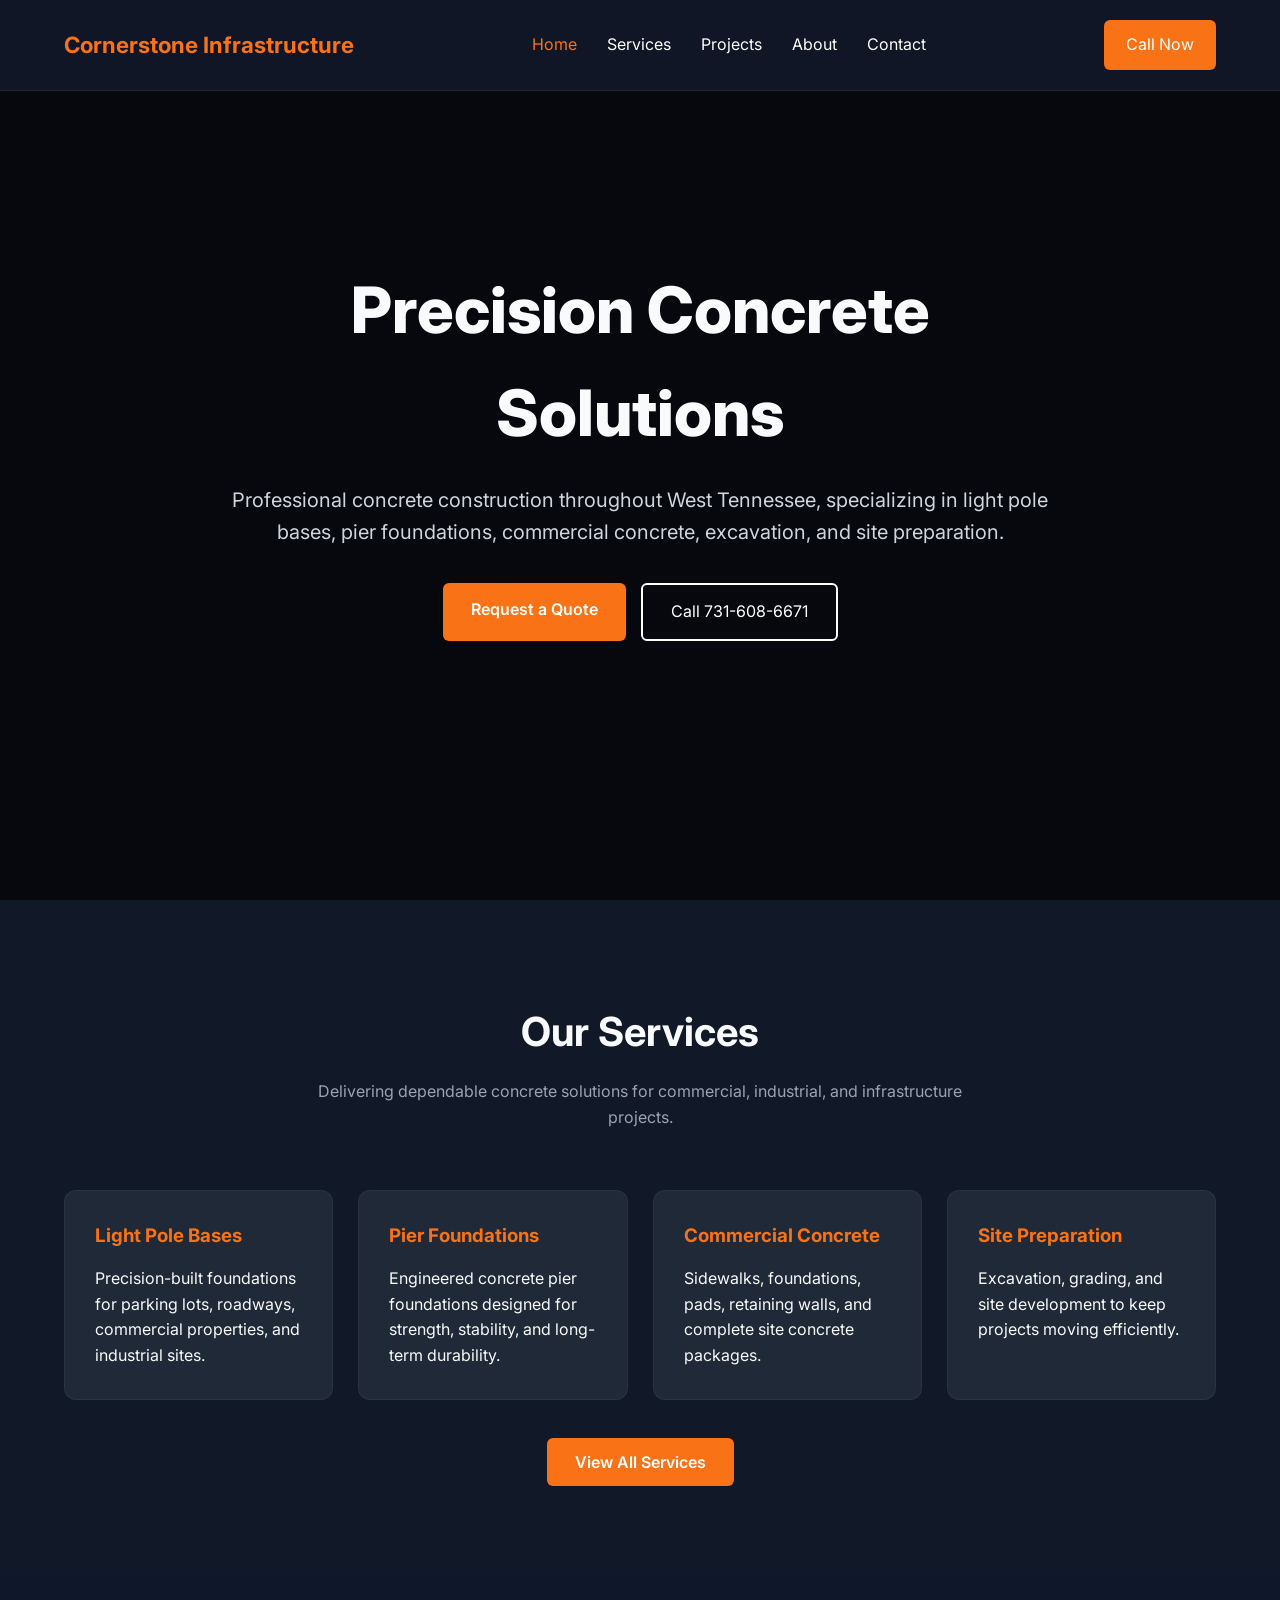
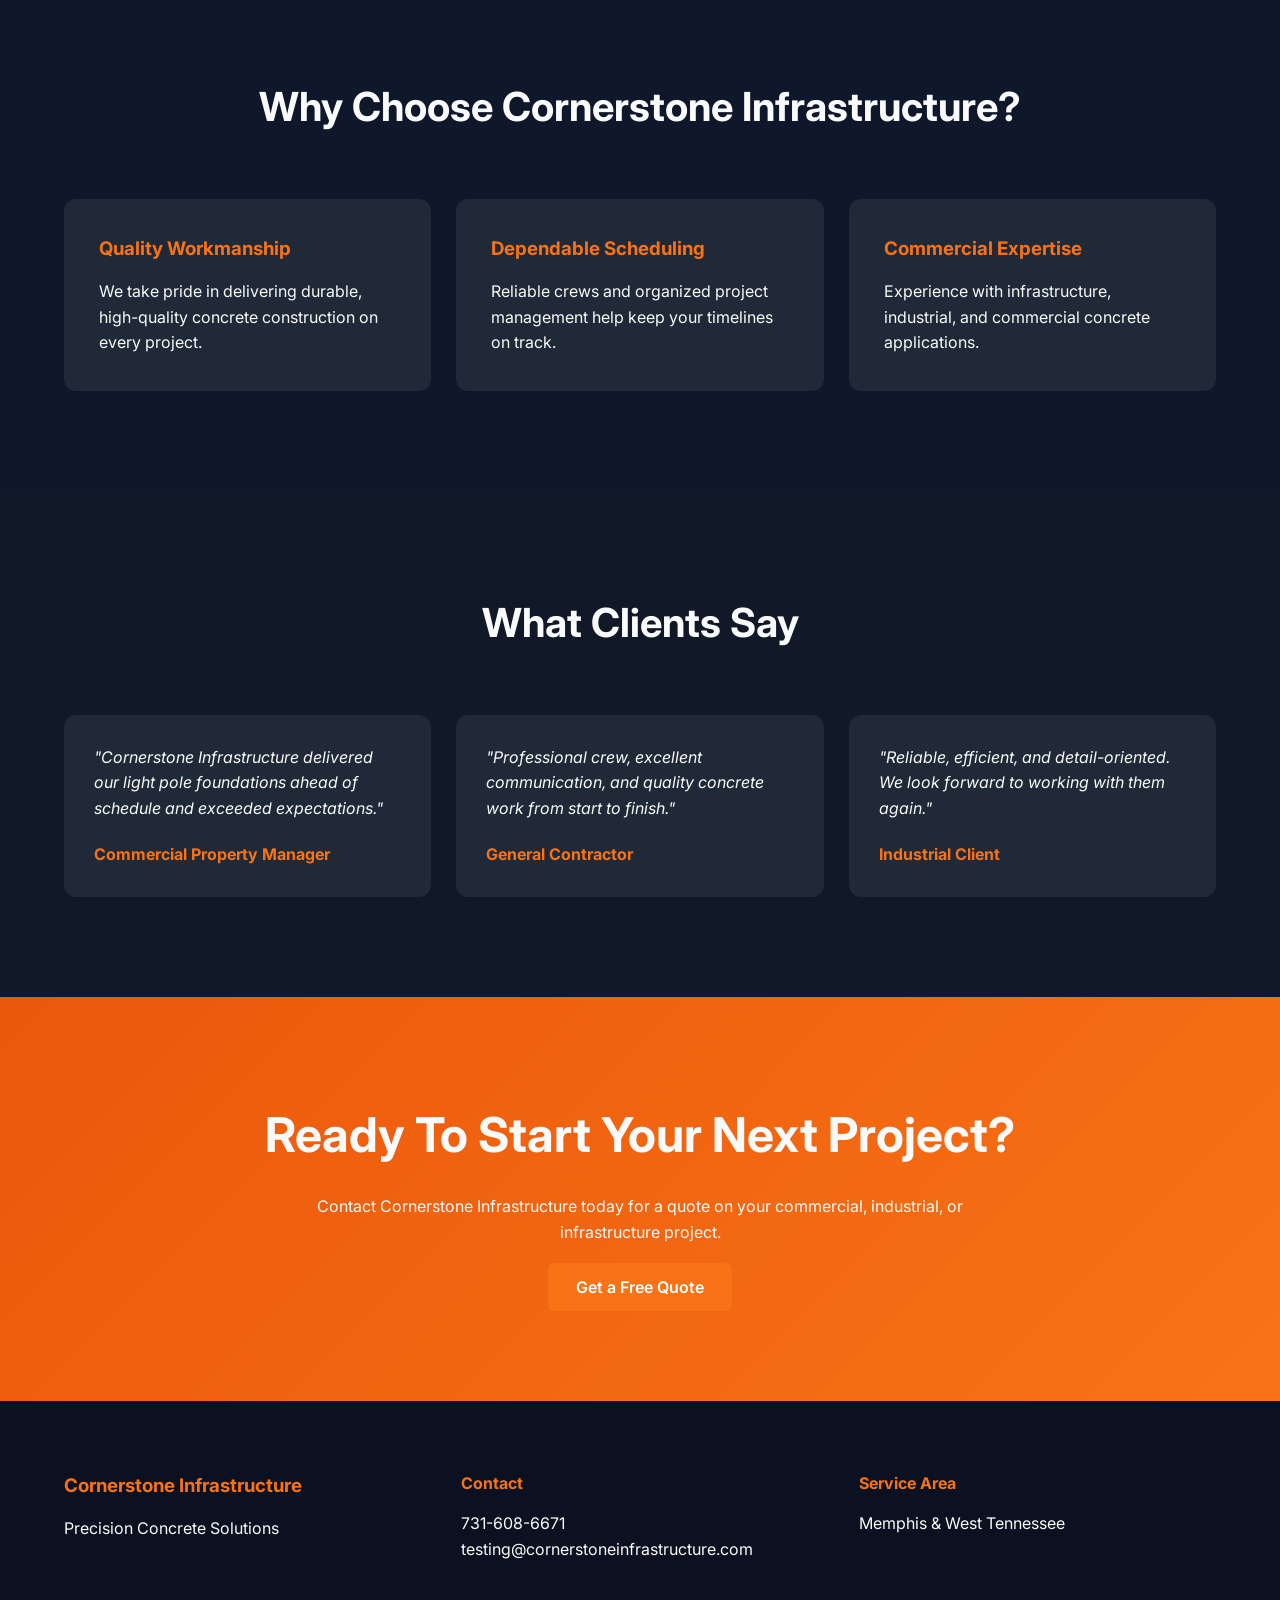
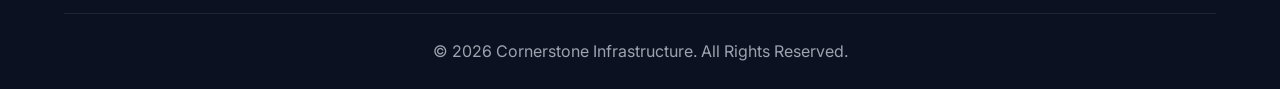
<file: index.html>
<!DOCTYPE html>
<html lang="en">
<head>
    <meta charset="UTF-8">
    <meta name="viewport" content="width=device-width, initial-scale=1.0">
    <title>Cornerstone Infrastructure | Precision Concrete Solutions</title>

    <meta name="description" content="Cornerstone Infrastructure provides professional concrete construction services throughout West Tennessee. Specializing in light pole bases, pier foundations, commercial concrete, excavation, and site preparation.">

    <link rel="stylesheet" href="css/style.css">

    <link rel="preconnect" href="https://fonts.googleapis.com">
    <link rel="preconnect" href="https://fonts.gstatic.com" crossorigin>
    <link href="https://fonts.googleapis.com/css2?family=Inter:wght@300;400;500;600;700;800;900&display=swap" rel="stylesheet">
</head>
<body>

    <!-- Header -->
    <header>
        <div class="container">
            <div class="logo">
                <h2>Cornerstone Infrastructure</h2>
            </div>

            <nav>
                <ul>
                    <li><a href="index.html" class="active">Home</a></li>
                    <li><a href="services.html">Services</a></li>
                    <li><a href="projects.html">Projects</a></li>
                    <li><a href="about.html">About</a></li>
                    <li><a href="contact.html">Contact</a></li>
                </ul>
            </nav>

            <a href="tel:7316086671" class="nav-button">
                Call Now
            </a>
        </div>
    </header>

    <!-- Hero Section -->
    <section class="hero">
        <div class="hero-overlay"></div>

        <div class="hero-content">
            <h1>Precision Concrete Solutions</h1>

            <p>
                Professional concrete construction throughout West Tennessee,
                specializing in light pole bases, pier foundations,
                commercial concrete, excavation, and site preparation.
            </p>

            <div class="hero-buttons">
                <a href="contact.html" class="btn-primary">
                    Request a Quote
                </a>

                <a href="tel:7316086671" class="btn-secondary">
                    Call 731-608-6671
                </a>
            </div>
        </div>
    </section>

    <!-- Services Preview -->
    <section class="services-preview">
        <div class="container">

            <div class="section-title">
                <h2>Our Services</h2>
                <p>
                    Delivering dependable concrete solutions for commercial,
                    industrial, and infrastructure projects.
                </p>
            </div>

            <div class="service-grid">

                <div class="service-card">
                    <h3>Light Pole Bases</h3>
                    <p>
                        Precision-built foundations for parking lots,
                        roadways, commercial properties, and industrial sites.
                    </p>
                </div>

                <div class="service-card">
                    <h3>Pier Foundations</h3>
                    <p>
                        Engineered concrete pier foundations designed
                        for strength, stability, and long-term durability.
                    </p>
                </div>

                <div class="service-card">
                    <h3>Commercial Concrete</h3>
                    <p>
                        Sidewalks, foundations, pads, retaining walls,
                        and complete site concrete packages.
                    </p>
                </div>

                <div class="service-card">
                    <h3>Site Preparation</h3>
                    <p>
                        Excavation, grading, and site development
                        to keep projects moving efficiently.
                    </p>
                </div>

            </div>

            <div class="center-button">
                <a href="services.html" class="btn-primary">
                    View All Services
                </a>
            </div>

        </div>
    </section>

    <!-- Why Choose Us -->
    <section class="why-us">

        <div class="container">

            <div class="section-title">
                <h2>Why Choose Cornerstone Infrastructure?</h2>
            </div>

            <div class="features">

                <div class="feature">
                    <h3>Quality Workmanship</h3>
                    <p>
                        We take pride in delivering durable,
                        high-quality concrete construction on every project.
                    </p>
                </div>

                <div class="feature">
                    <h3>Dependable Scheduling</h3>
                    <p>
                        Reliable crews and organized project management
                        help keep your timelines on track.
                    </p>
                </div>

                <div class="feature">
                    <h3>Commercial Expertise</h3>
                    <p>
                        Experience with infrastructure, industrial,
                        and commercial concrete applications.
                    </p>
                </div>

            </div>

        </div>

    </section>

    <!-- Testimonials -->
    <section class="testimonials">

        <div class="container">

            <div class="section-title">
                <h2>What Clients Say</h2>
            </div>

            <div class="testimonial-grid">

                <div class="testimonial">
                    <p>
                        "Cornerstone Infrastructure delivered our light pole
                        foundations ahead of schedule and exceeded expectations."
                    </p>
                    <h4>Commercial Property Manager</h4>
                </div>

                <div class="testimonial">
                    <p>
                        "Professional crew, excellent communication, and
                        quality concrete work from start to finish."
                    </p>
                    <h4>General Contractor</h4>
                </div>

                <div class="testimonial">
                    <p>
                        "Reliable, efficient, and detail-oriented.
                        We look forward to working with them again."
                    </p>
                    <h4>Industrial Client</h4>
                </div>

            </div>

        </div>

    </section>

    <!-- CTA -->
    <section class="cta">

        <div class="container">

            <h2>Ready To Start Your Next Project?</h2>

            <p>
                Contact Cornerstone Infrastructure today for a quote
                on your commercial, industrial, or infrastructure project.
            </p>

            <a href="contact.html" class="btn-primary">
                Get a Free Quote
            </a>

        </div>

    </section>

    <!-- Footer -->
    <footer>

        <div class="container">

            <div class="footer-content">

                <div>
                    <h3>Cornerstone Infrastructure</h3>
                    <p>Precision Concrete Solutions</p>
                </div>

                <div>
                    <h4>Contact</h4>
                    <p>731-608-6671</p>
                    <p>testing@cornerstoneinfrastructure.com</p>
                </div>

                <div>
                    <h4>Service Area</h4>
                    <p>Memphis & West Tennessee</p>
                </div>

            </div>

            <div class="footer-bottom">
                <p>
                    © 2026 Cornerstone Infrastructure. All Rights Reserved.
                </p>
            </div>

        </div>

    </footer>

    <script src="js/main.js"></script>
    
</body>
</html>
</file>
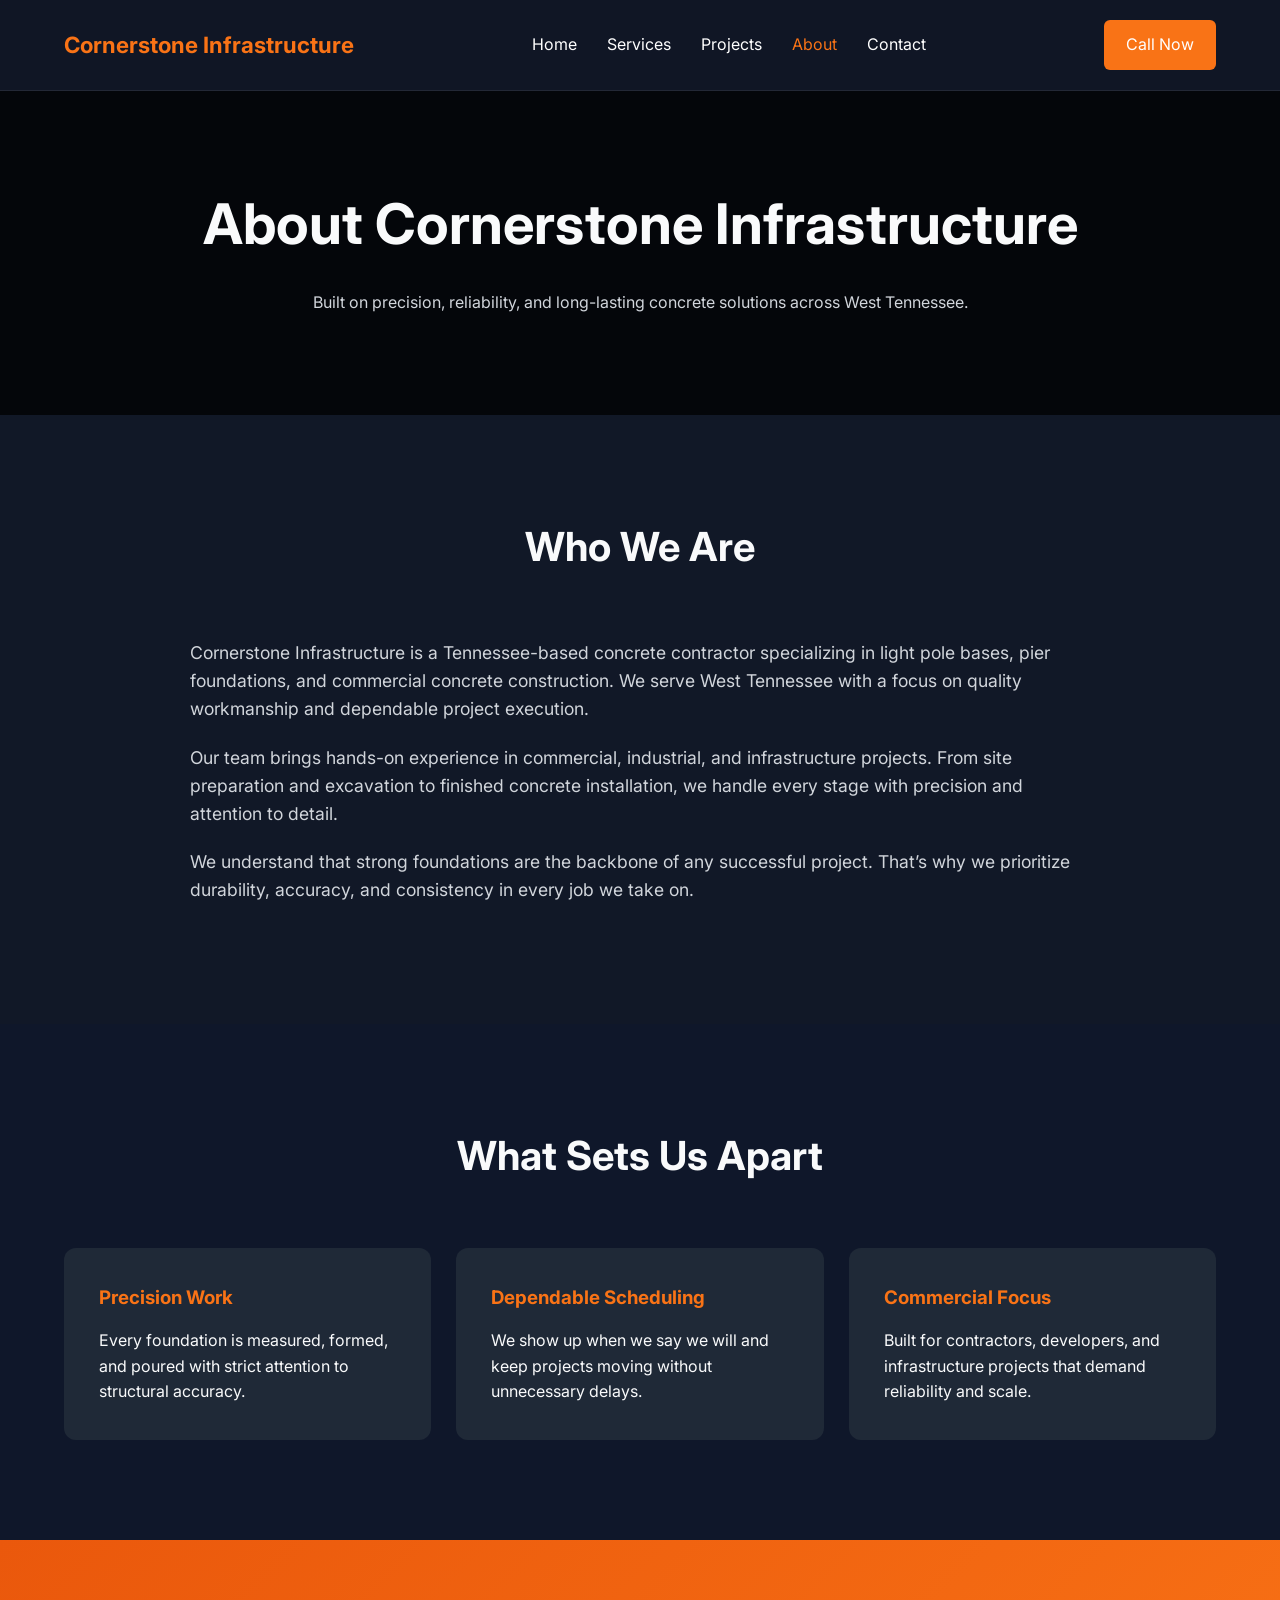
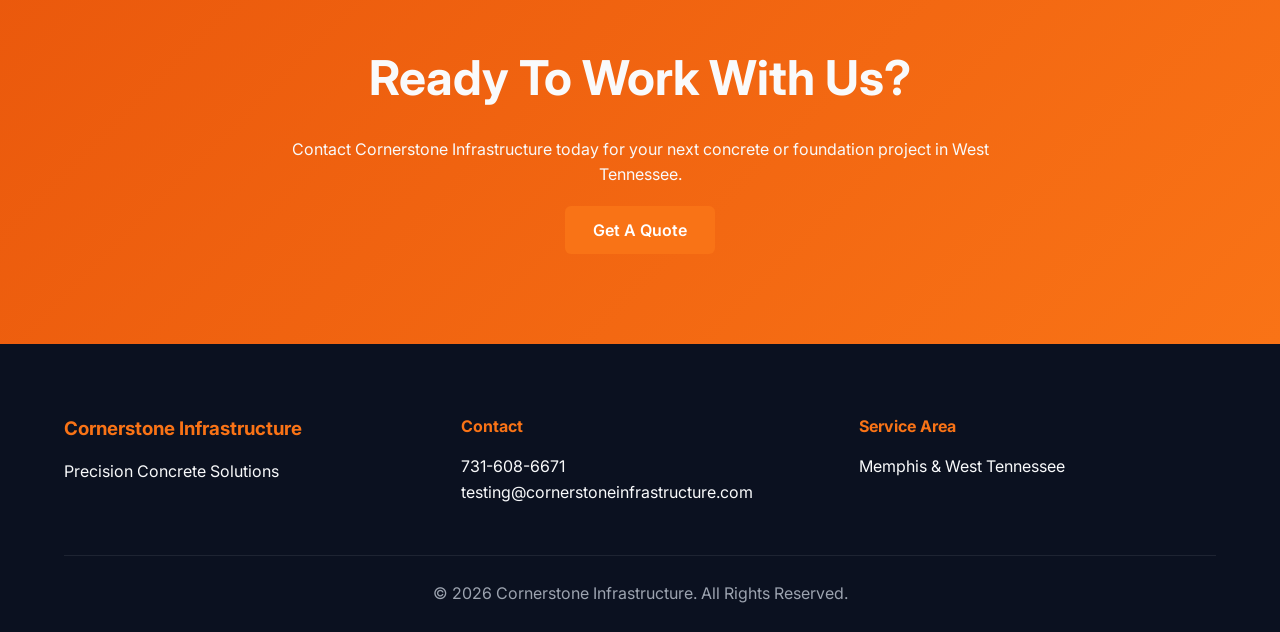
<file: about.html>
<!DOCTYPE html>
<html lang="en">
<head>
    <meta charset="UTF-8">
    <meta name="viewport" content="width=device-width, initial-scale=1.0">
    <title>About Us | Cornerstone Infrastructure</title>

    <meta name="description" content="Learn more about Cornerstone Infrastructure, a West Tennessee concrete contractor specializing in foundations, light pole bases, and commercial concrete work.">

    <link rel="stylesheet" href="css/style.css">

    <link rel="preconnect" href="https://fonts.googleapis.com">
    <link rel="preconnect" href="https://fonts.gstatic.com" crossorigin>
    <link href="https://fonts.googleapis.com/css2?family=Inter:wght@300;400;500;600;700;800;900&display=swap" rel="stylesheet">
</head>
<body>

<header>
    <div class="container">
        <div class="logo">
            <h2>Cornerstone Infrastructure</h2>
        </div>

        <nav>
            <ul>
                <li><a href="index.html">Home</a></li>
                <li><a href="services.html">Services</a></li>
                <li><a href="projects.html">Projects</a></li>
                <li><a href="about.html" class="active">About</a></li>
                <li><a href="contact.html">Contact</a></li>
            </ul>
        </nav>

        <a href="tel:7316086671" class="nav-button">
            Call Now
        </a>
    </div>
</header>

<section class="page-hero">
    <div class="container">
        <h1>About Cornerstone Infrastructure</h1>
        <p>
            Built on precision, reliability, and long-lasting concrete solutions
            across West Tennessee.
        </p>
    </div>
</section>

<section>
    <div class="container">

        <div class="section-title">
            <h2>Who We Are</h2>
        </div>

        <div style="max-width: 900px; margin: auto; color: #d1d5db; font-size: 1.1rem;">

            <p style="margin-bottom: 20px;">
                Cornerstone Infrastructure is a Tennessee-based concrete contractor
                specializing in light pole bases, pier foundations, and commercial
                concrete construction. We serve West Tennessee with a focus on
                quality workmanship and dependable project execution.
            </p>

            <p style="margin-bottom: 20px;">
                Our team brings hands-on experience in commercial, industrial,
                and infrastructure projects. From site preparation and excavation
                to finished concrete installation, we handle every stage with
                precision and attention to detail.
            </p>

            <p style="margin-bottom: 20px;">
                We understand that strong foundations are the backbone of any
                successful project. That’s why we prioritize durability, accuracy,
                and consistency in every job we take on.
            </p>

        </div>

    </div>
</section>

<section class="why-us">

    <div class="container">

        <div class="section-title">
            <h2>What Sets Us Apart</h2>
        </div>

        <div class="features">

            <div class="feature">
                <h3>Precision Work</h3>
                <p>
                    Every foundation is measured, formed, and poured with strict
                    attention to structural accuracy.
                </p>
            </div>

            <div class="feature">
                <h3>Dependable Scheduling</h3>
                <p>
                    We show up when we say we will and keep projects moving
                    without unnecessary delays.
                </p>
            </div>

            <div class="feature">
                <h3>Commercial Focus</h3>
                <p>
                    Built for contractors, developers, and infrastructure projects
                    that demand reliability and scale.
                </p>
            </div>

        </div>

    </div>

</section>

<section class="cta">

    <div class="container">

        <h2>Ready To Work With Us?</h2>

        <p>
            Contact Cornerstone Infrastructure today for your next
            concrete or foundation project in West Tennessee.
        </p>

        <a href="contact.html" class="btn-primary">
            Get A Quote
        </a>

    </div>

</section>

<footer>

    <div class="container">

        <div class="footer-content">

            <div>
                <h3>Cornerstone Infrastructure</h3>
                <p>Precision Concrete Solutions</p>
            </div>

            <div>
                <h4>Contact</h4>
                <p>731-608-6671</p>
                <p>testing@cornerstoneinfrastructure.com</p>
            </div>

            <div>
                <h4>Service Area</h4>
                <p>Memphis & West Tennessee</p>
            </div>

        </div>

        <div class="footer-bottom">
            <p>© 2026 Cornerstone Infrastructure. All Rights Reserved.</p>
        </div>

    </div>

</footer>
<script src="js/main.js"></script>
</body>
</html>
</file>
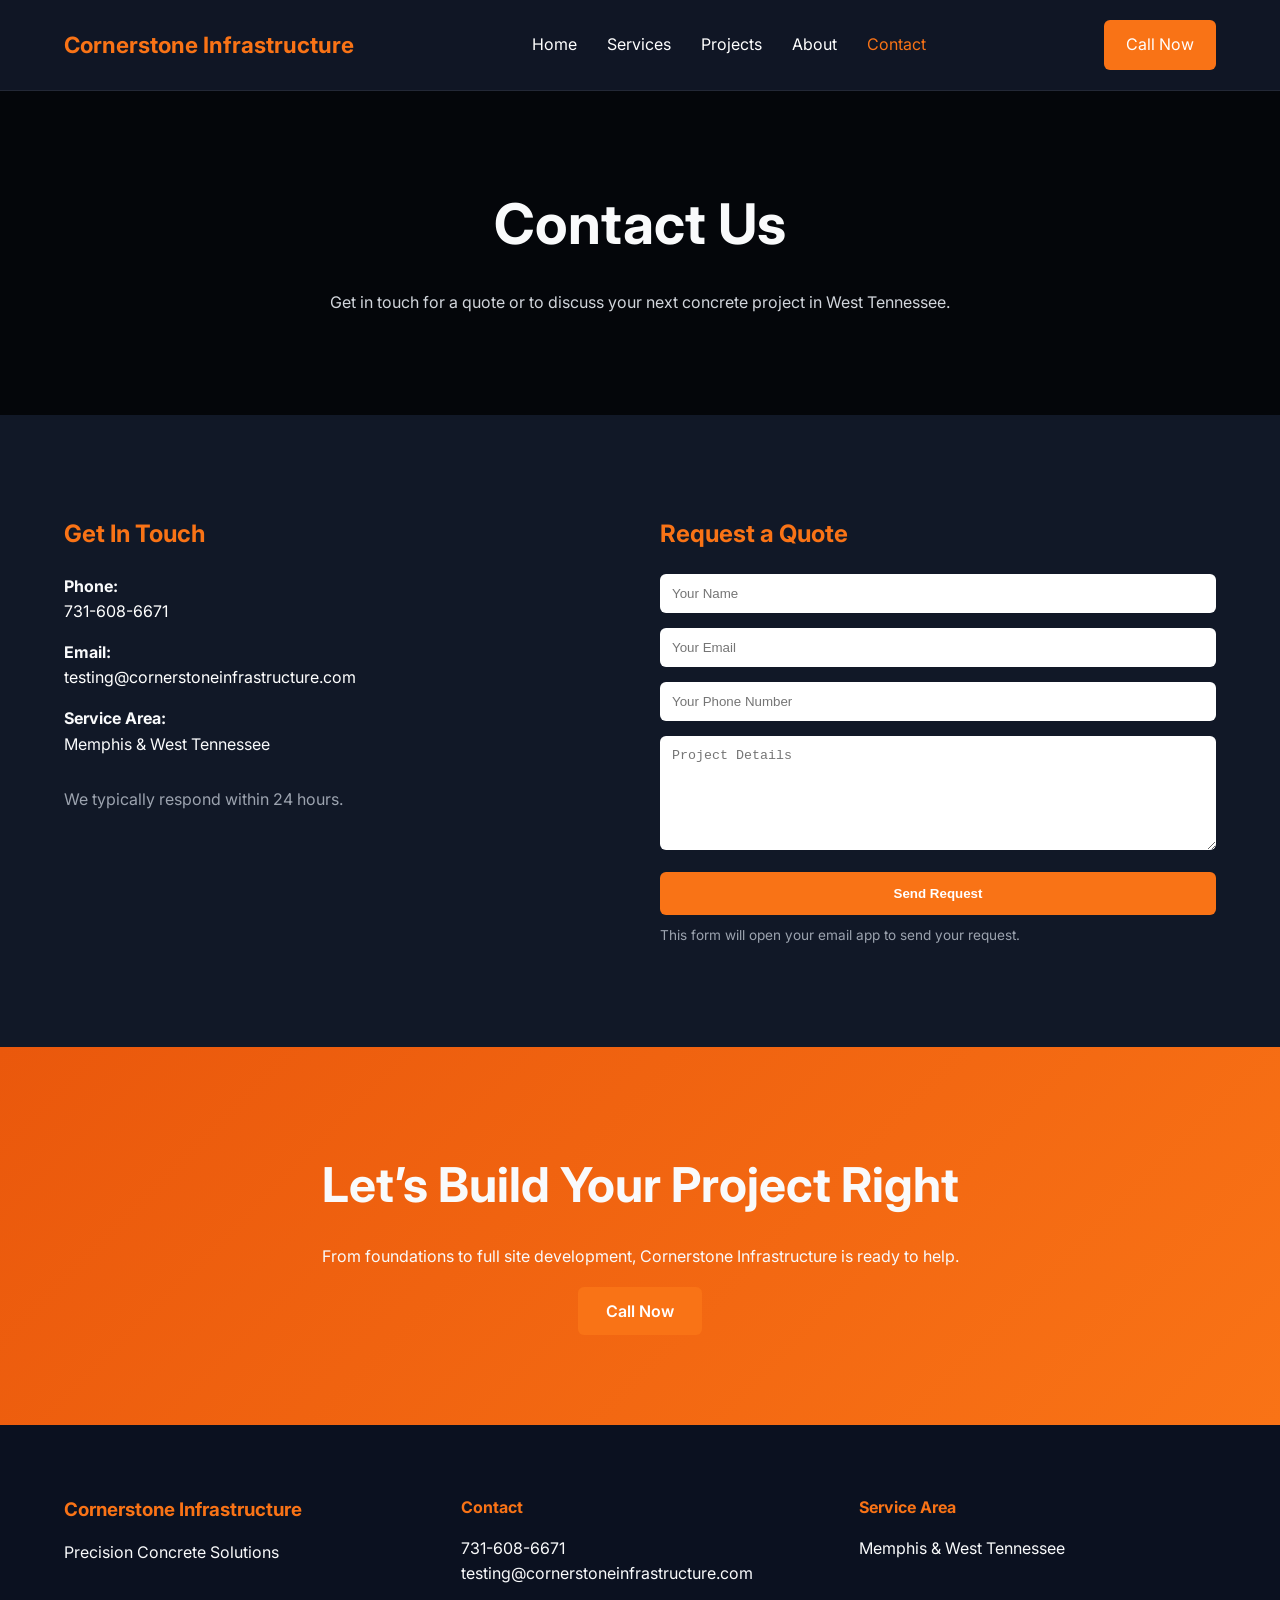
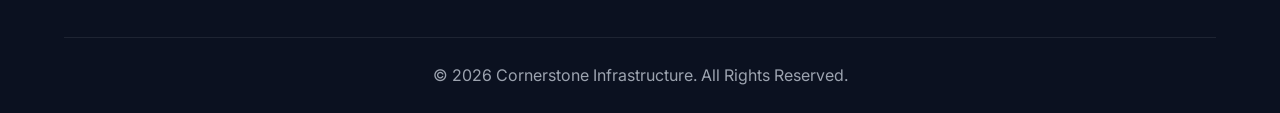
<file: contact.html>
<!DOCTYPE html>
<html lang="en">
<head>
    <meta charset="UTF-8">
    <meta name="viewport" content="width=device-width, initial-scale=1.0">
    <title>Contact | Cornerstone Infrastructure</title>

    <meta name="description" content="Contact Cornerstone Infrastructure for concrete services in West Tennessee. Request a quote for foundations, light pole bases, excavation, and commercial concrete work.">

    <link rel="stylesheet" href="css/style.css">

    <link rel="preconnect" href="https://fonts.googleapis.com">
    <link rel="preconnect" href="https://fonts.gstatic.com" crossorigin>
    <link href="https://fonts.googleapis.com/css2?family=Inter:wght@300;400;500;600;700;800;900&display=swap" rel="stylesheet">
</head>
<body>

<header>
    <div class="container">
        <div class="logo">
            <h2>Cornerstone Infrastructure</h2>
        </div>

        <nav>
            <ul>
                <li><a href="index.html">Home</a></li>
                <li><a href="services.html">Services</a></li>
                <li><a href="projects.html">Projects</a></li>
                <li><a href="about.html">About</a></li>
                <li><a href="contact.html" class="active">Contact</a></li>
            </ul>
        </nav>

        <a href="tel:7316086671" class="nav-button">
            Call Now
        </a>
    </div>
</header>

<section class="page-hero">
    <div class="container">
        <h1>Contact Us</h1>
        <p>
            Get in touch for a quote or to discuss your next concrete project
            in West Tennessee.
        </p>
    </div>
</section>

<section>
    <div class="container">

        <div class="contact-grid" style="display:grid; grid-template-columns: 1fr 1fr; gap:40px; align-items:start;">

            <!-- Contact Info -->
            <div>
                <h2 style="margin-bottom:20px; color:#f97316;">Get In Touch</h2>

                <p style="margin-bottom:15px;">
                    <strong>Phone:</strong><br>
                    <a href="tel:7316086671" style="color:#fff;">731-608-6671</a>
                </p>

                <p style="margin-bottom:15px;">
                    <strong>Email:</strong><br>
                    <a href="mailto:testing@cornerstoneinfrastructure.com" style="color:#fff;">
                        testing@cornerstoneinfrastructure.com
                    </a>
                </p>

                <p style="margin-bottom:15px;">
                    <strong>Service Area:</strong><br>
                    Memphis & West Tennessee
                </p>

                <p style="margin-top:30px; color:#9ca3af;">
                    We typically respond within 24 hours.
                </p>
            </div>

            <!-- Contact Form -->
            <div>
                <h2 style="margin-bottom:20px; color:#f97316;">Request a Quote</h2>

                <form action="mailto:testing@cornerstoneinfrastructure.com"
                      method="POST"
                      enctype="text/plain">

                    <input type="text" name="name" placeholder="Your Name"
                           style="width:100%; padding:12px; margin-bottom:15px; border-radius:6px; border:none;">

                    <input type="email" name="email" placeholder="Your Email"
                           style="width:100%; padding:12px; margin-bottom:15px; border-radius:6px; border:none;">

                    <input type="text" name="phone" placeholder="Your Phone Number"
                           style="width:100%; padding:12px; margin-bottom:15px; border-radius:6px; border:none;">

                    <textarea name="message" placeholder="Project Details"
                              rows="6"
                              style="width:100%; padding:12px; margin-bottom:15px; border-radius:6px; border:none;"></textarea>

                    <button type="submit" class="btn-primary" style="width:100%; border:none; cursor:pointer;">
                        Send Request
                    </button>

                </form>

                <p style="font-size:0.85rem; color:#9ca3af; margin-top:10px;">
                    This form will open your email app to send your request.
                </p>
            </div>

        </div>

    </div>
</section>

<section class="cta">

    <div class="container">

        <h2>Let’s Build Your Project Right</h2>

        <p>
            From foundations to full site development,
            Cornerstone Infrastructure is ready to help.
        </p>

        <a href="tel:7316086671" class="btn-primary">
            Call Now
        </a>

    </div>

</section>

<footer>

    <div class="container">

        <div class="footer-content">

            <div>
                <h3>Cornerstone Infrastructure</h3>
                <p>Precision Concrete Solutions</p>
            </div>

            <div>
                <h4>Contact</h4>
                <p>731-608-6671</p>
                <p>testing@cornerstoneinfrastructure.com</p>
            </div>

            <div>
                <h4>Service Area</h4>
                <p>Memphis & West Tennessee</p>
            </div>

        </div>

        <div class="footer-bottom">
            <p>© 2026 Cornerstone Infrastructure. All Rights Reserved.</p>
        </div>

    </div>

</footer>
<script src="js/main.js"></script>
</body>
</html>
</file>
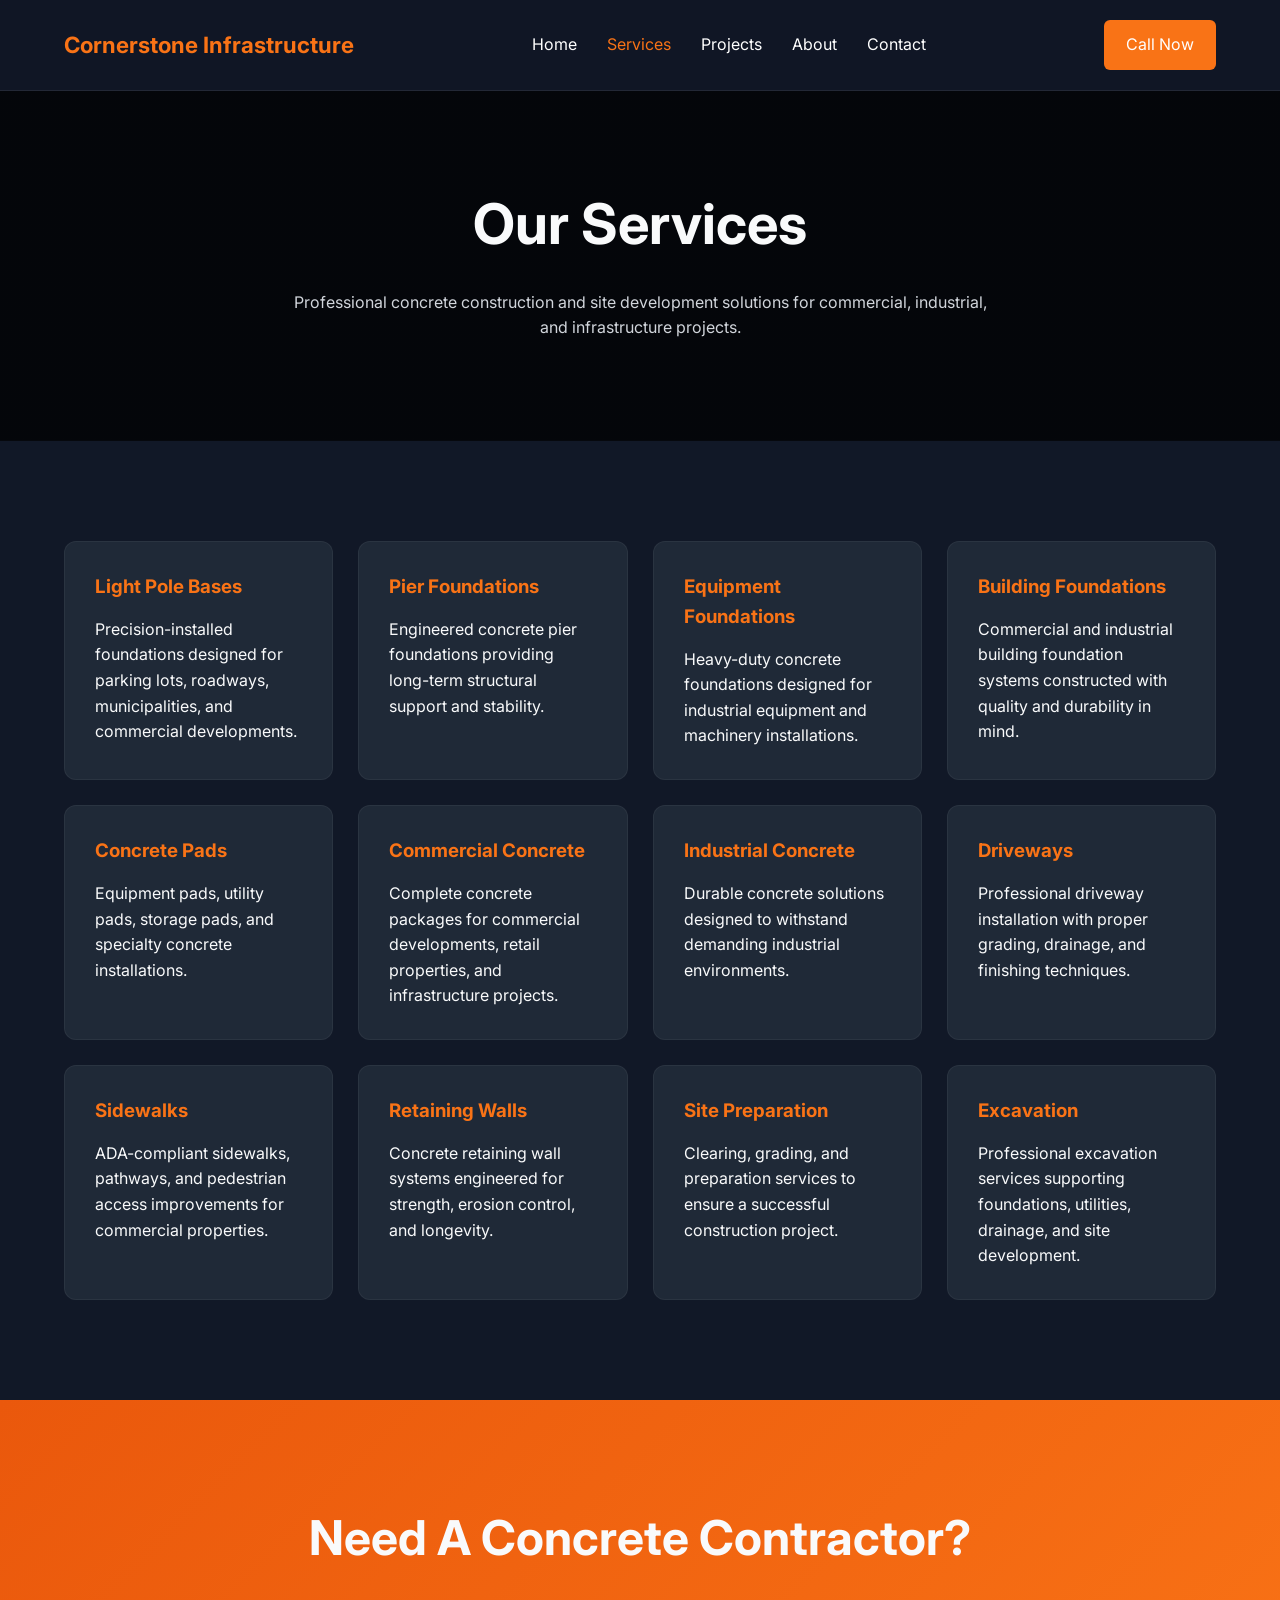
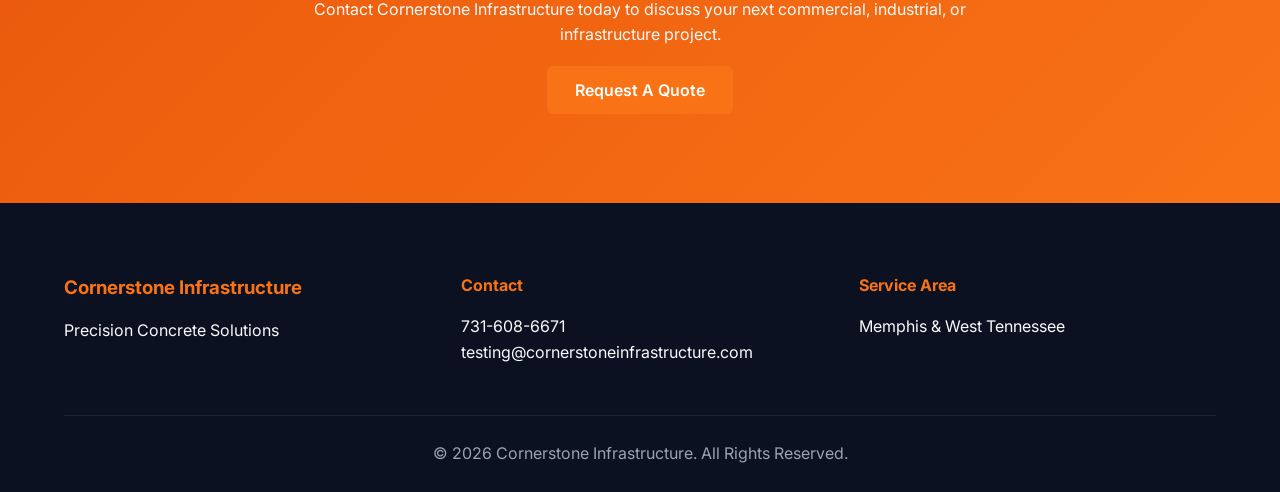
<file: services.html>
<!DOCTYPE html>
<html lang="en">
<head>
    <meta charset="UTF-8">
    <meta name="viewport" content="width=device-width, initial-scale=1.0">
    <title>Services | Cornerstone Infrastructure</title>

    <meta name="description" content="Concrete construction services throughout West Tennessee including light pole bases, pier foundations, commercial concrete, excavation, and site preparation.">

    <link rel="stylesheet" href="css/style.css">

    <link rel="preconnect" href="https://fonts.googleapis.com">
    <link rel="preconnect" href="https://fonts.gstatic.com" crossorigin>
    <link href="https://fonts.googleapis.com/css2?family=Inter:wght@300;400;500;600;700;800;900&display=swap" rel="stylesheet">
</head>
<body>

<header>
    <div class="container">
        <div class="logo">
            <h2>Cornerstone Infrastructure</h2>
        </div>

        <nav>
            <ul>
                <li><a href="index.html">Home</a></li>
                <li><a href="services.html" class="active">Services</a></li>
                <li><a href="projects.html">Projects</a></li>
                <li><a href="about.html">About</a></li>
                <li><a href="contact.html">Contact</a></li>
            </ul>
        </nav>

        <a href="tel:7316086671" class="nav-button">
            Call Now
        </a>
    </div>
</header>

<section class="page-hero">
    <div class="container">
        <h1>Our Services</h1>

        <p>
            Professional concrete construction and site development
            solutions for commercial, industrial, and infrastructure projects.
        </p>
    </div>
</section>

<section>
    <div class="container">

        <div class="service-grid">

            <div class="service-card">
                <h3>Light Pole Bases</h3>
                <p>
                    Precision-installed foundations designed for parking lots,
                    roadways, municipalities, and commercial developments.
                </p>
            </div>

            <div class="service-card">
                <h3>Pier Foundations</h3>
                <p>
                    Engineered concrete pier foundations providing long-term
                    structural support and stability.
                </p>
            </div>

            <div class="service-card">
                <h3>Equipment Foundations</h3>
                <p>
                    Heavy-duty concrete foundations designed for industrial
                    equipment and machinery installations.
                </p>
            </div>

            <div class="service-card">
                <h3>Building Foundations</h3>
                <p>
                    Commercial and industrial building foundation systems
                    constructed with quality and durability in mind.
                </p>
            </div>

            <div class="service-card">
                <h3>Concrete Pads</h3>
                <p>
                    Equipment pads, utility pads, storage pads,
                    and specialty concrete installations.
                </p>
            </div>

            <div class="service-card">
                <h3>Commercial Concrete</h3>
                <p>
                    Complete concrete packages for commercial developments,
                    retail properties, and infrastructure projects.
                </p>
            </div>

            <div class="service-card">
                <h3>Industrial Concrete</h3>
                <p>
                    Durable concrete solutions designed to withstand
                    demanding industrial environments.
                </p>
            </div>

            <div class="service-card">
                <h3>Driveways</h3>
                <p>
                    Professional driveway installation with proper grading,
                    drainage, and finishing techniques.
                </p>
            </div>

            <div class="service-card">
                <h3>Sidewalks</h3>
                <p>
                    ADA-compliant sidewalks, pathways, and pedestrian access
                    improvements for commercial properties.
                </p>
            </div>

            <div class="service-card">
                <h3>Retaining Walls</h3>
                <p>
                    Concrete retaining wall systems engineered for strength,
                    erosion control, and longevity.
                </p>
            </div>

            <div class="service-card">
                <h3>Site Preparation</h3>
                <p>
                    Clearing, grading, and preparation services to ensure
                    a successful construction project.
                </p>
            </div>

            <div class="service-card">
                <h3>Excavation</h3>
                <p>
                    Professional excavation services supporting foundations,
                    utilities, drainage, and site development.
                </p>
            </div>

        </div>

    </div>
</section>

<section class="cta">
    <div class="container">

        <h2>Need A Concrete Contractor?</h2>

        <p>
            Contact Cornerstone Infrastructure today to discuss your next
            commercial, industrial, or infrastructure project.
        </p>

        <a href="contact.html" class="btn-primary">
            Request A Quote
        </a>

    </div>
</section>

<footer>

    <div class="container">

        <div class="footer-content">

            <div>
                <h3>Cornerstone Infrastructure</h3>
                <p>Precision Concrete Solutions</p>
            </div>

            <div>
                <h4>Contact</h4>
                <p>731-608-6671</p>
                <p>testing@cornerstoneinfrastructure.com</p>
            </div>

            <div>
                <h4>Service Area</h4>
                <p>Memphis & West Tennessee</p>
            </div>

        </div>

        <div class="footer-bottom">
            <p>
                © 2026 Cornerstone Infrastructure. All Rights Reserved.
            </p>
        </div>

    </div>

</footer>
<script src="js/main.js"></script>
</body>
</html>
</file>
<file: css/style.css>
/* ==========================
   GLOBAL STYLES
========================== */

* {
    margin: 0;
    padding: 0;
    box-sizing: border-box;
}

html {
    scroll-behavior: smooth;
}

body {
    font-family: 'Inter', sans-serif;
    background-color: #111827;
    color: #f9fafb;
    line-height: 1.6;
}

.container {
    width: 90%;
    max-width: 1200px;
    margin: auto;
}

a {
    text-decoration: none;
}

ul {
    list-style: none;
}

/* ==========================
   HEADER
========================== */

header {
    position: fixed;
    width: 100%;
    top: 0;
    z-index: 1000;

    background: rgba(17, 24, 39, 0.95);
    backdrop-filter: blur(8px);

    border-bottom: 1px solid rgba(255,255,255,.08);
}

header .container {
    display: flex;
    justify-content: space-between;
    align-items: center;

    padding: 20px 0;
}

.logo h2 {
    color: #f97316;
    font-size: 1.4rem;
}

nav ul {
    display: flex;
    gap: 30px;
}

nav a {
    color: white;
    transition: .3s;
}

nav a:hover,
nav a.active {
    color: #f97316;
}

.nav-button {
    background: #f97316;
    color: white;
    padding: 12px 22px;
    border-radius: 6px;
    transition: .3s;
}

.nav-button:hover {
    background: #ea580c;
}

/* ==========================
   HERO
========================== */

.hero {
    min-height: 100vh;

    background:
    linear-gradient(
        rgba(0,0,0,.65),
        rgba(0,0,0,.65)
    ),
    url("https://images.unsplash.com/photo-1504307651254-35680f356dfd?auto=format&fit=crop&w=1600&q=80");

    background-size: cover;
    background-position: center;

    display: flex;
    justify-content: center;
    align-items: center;

    text-align: center;
    padding: 120px 20px;
}

.hero-content {
    max-width: 850px;
}

.hero h1 {
    font-size: 4rem;
    margin-bottom: 20px;
    font-weight: 800;
}

.hero p {
    font-size: 1.25rem;
    color: #d1d5db;
    margin-bottom: 35px;
}

.hero-buttons {
    display: flex;
    gap: 15px;
    justify-content: center;
    flex-wrap: wrap;
}

/* ==========================
   BUTTONS
========================== */

.btn-primary {
    background: #f97316;
    color: white;

    padding: 14px 28px;
    border-radius: 6px;
    font-weight: 600;

    transition: .3s;
}

.btn-primary:hover {
    background: #ea580c;
}

.btn-secondary {
    border: 2px solid white;
    color: white;

    padding: 14px 28px;
    border-radius: 6px;

    transition: .3s;
}

.btn-secondary:hover {
    background: white;
    color: #111827;
}

/* ==========================
   SECTIONS
========================== */

section {
    padding: 100px 0;
}

.section-title {
    text-align: center;
    margin-bottom: 60px;
}

.section-title h2 {
    font-size: 2.5rem;
    margin-bottom: 15px;
}

.section-title p {
    color: #9ca3af;
    max-width: 700px;
    margin: auto;
}

/* ==========================
   SERVICES
========================== */

.service-grid {
    display: grid;
    grid-template-columns:
    repeat(auto-fit, minmax(250px, 1fr));

    gap: 25px;
}

.service-card {
    background: #1f2937;

    padding: 30px;

    border-radius: 12px;

    transition: .3s;

    border: 1px solid rgba(255,255,255,.05);
}

.service-card:hover {
    transform: translateY(-5px);

    border-color: #f97316;
}

.service-card h3 {
    margin-bottom: 15px;
    color: #f97316;
}

.center-button {
    text-align: center;
    margin-top: 50px;
}

/* ==========================
   WHY US
========================== */

.why-us {
    background: #0f172a;
}

.features {
    display: grid;
    grid-template-columns:
    repeat(auto-fit, minmax(250px, 1fr));

    gap: 25px;
}

.feature {
    background: #1f2937;
    padding: 35px;
    border-radius: 12px;
}

.feature h3 {
    color: #f97316;
    margin-bottom: 15px;
}

/* ==========================
   TESTIMONIALS
========================== */

.testimonial-grid {
    display: grid;
    grid-template-columns:
    repeat(auto-fit, minmax(280px, 1fr));

    gap: 25px;
}

.testimonial {
    background: #1f2937;
    padding: 30px;
    border-radius: 12px;
}

.testimonial p {
    margin-bottom: 20px;
    font-style: italic;
}

.testimonial h4 {
    color: #f97316;
}

/* ==========================
   CTA
========================== */

.cta {
    background: linear-gradient(
        135deg,
        #ea580c,
        #f97316
    );

    text-align: center;
}

.cta h2 {
    font-size: 3rem;
    margin-bottom: 20px;
}

.cta p {
    max-width: 700px;
    margin: auto auto 30px auto;
}

/* ==========================
   FOOTER
========================== */

footer {
    background: #0b1120;
    padding-top: 70px;
}

.footer-content {
    display: grid;
    grid-template-columns:
    repeat(auto-fit, minmax(250px, 1fr));

    gap: 40px;

    margin-bottom: 50px;
}

.footer-content h3,
.footer-content h4 {
    color: #f97316;
    margin-bottom: 15px;
}

.footer-bottom {
    text-align: center;
    padding: 25px 0;

    border-top: 1px solid rgba(255,255,255,.08);

    color: #9ca3af;
}

/* ==========================
   MOBILE
========================== */

@media (max-width: 900px) {

    header .container {
        flex-direction: column;
        gap: 20px;
    }

    nav ul {
        flex-wrap: wrap;
        justify-content: center;
        gap: 15px;
    }

    .hero h1 {
        font-size: 2.8rem;
    }

    .section-title h2 {
        font-size: 2rem;
    }

    .cta h2 {
        font-size: 2rem;
    }
}

@media (max-width: 600px) {

    .hero h1 {
        font-size: 2.2rem;
    }

    .hero p {
        font-size: 1rem;
    }

    .hero-buttons {
        flex-direction: column;
    }

    .btn-primary,
    .btn-secondary {
        width: 100%;
        text-align: center;
    }
}
/* ==========================
   PAGE HERO
========================== */

.page-hero {
    padding-top: 180px;
    padding-bottom: 100px;
    text-align: center;

    background:
    linear-gradient(
        rgba(0,0,0,.75),
        rgba(0,0,0,.75)
    ),
    url("https://images.unsplash.com/photo-1541888946425-d81bb19240f5?auto=format&fit=crop&w=1600&q=80");

    background-size: cover;
    background-position: center;
}

.page-hero h1 {
    font-size: 3.5rem;
    margin-bottom: 20px;
}

.page-hero p {
    max-width: 700px;
    margin: auto;
    color: #d1d5db;
}
/* ==========================
   PROJECTS
========================== */

.project-grid {
    display: grid;
    grid-template-columns:
    repeat(auto-fit, minmax(350px, 1fr));

    gap: 30px;
}

.project-card {
    background: #1f2937;
    border-radius: 12px;
    overflow: hidden;

    transition: .3s;

    border: 1px solid rgba(255,255,255,.05);
}

.project-card:hover {
    transform: translateY(-5px);

    border-color: #f97316;
}

.project-card img {
    width: 100%;
    height: 250px;
    object-fit: cover;
}

.project-content {
    padding: 25px;
}

.project-content h3 {
    color: #f97316;
    margin-bottom: 15px;
}
@media (max-width: 900px) {
    .contact-grid {
        grid-template-columns: 1fr !important;
    }
}
</file>
